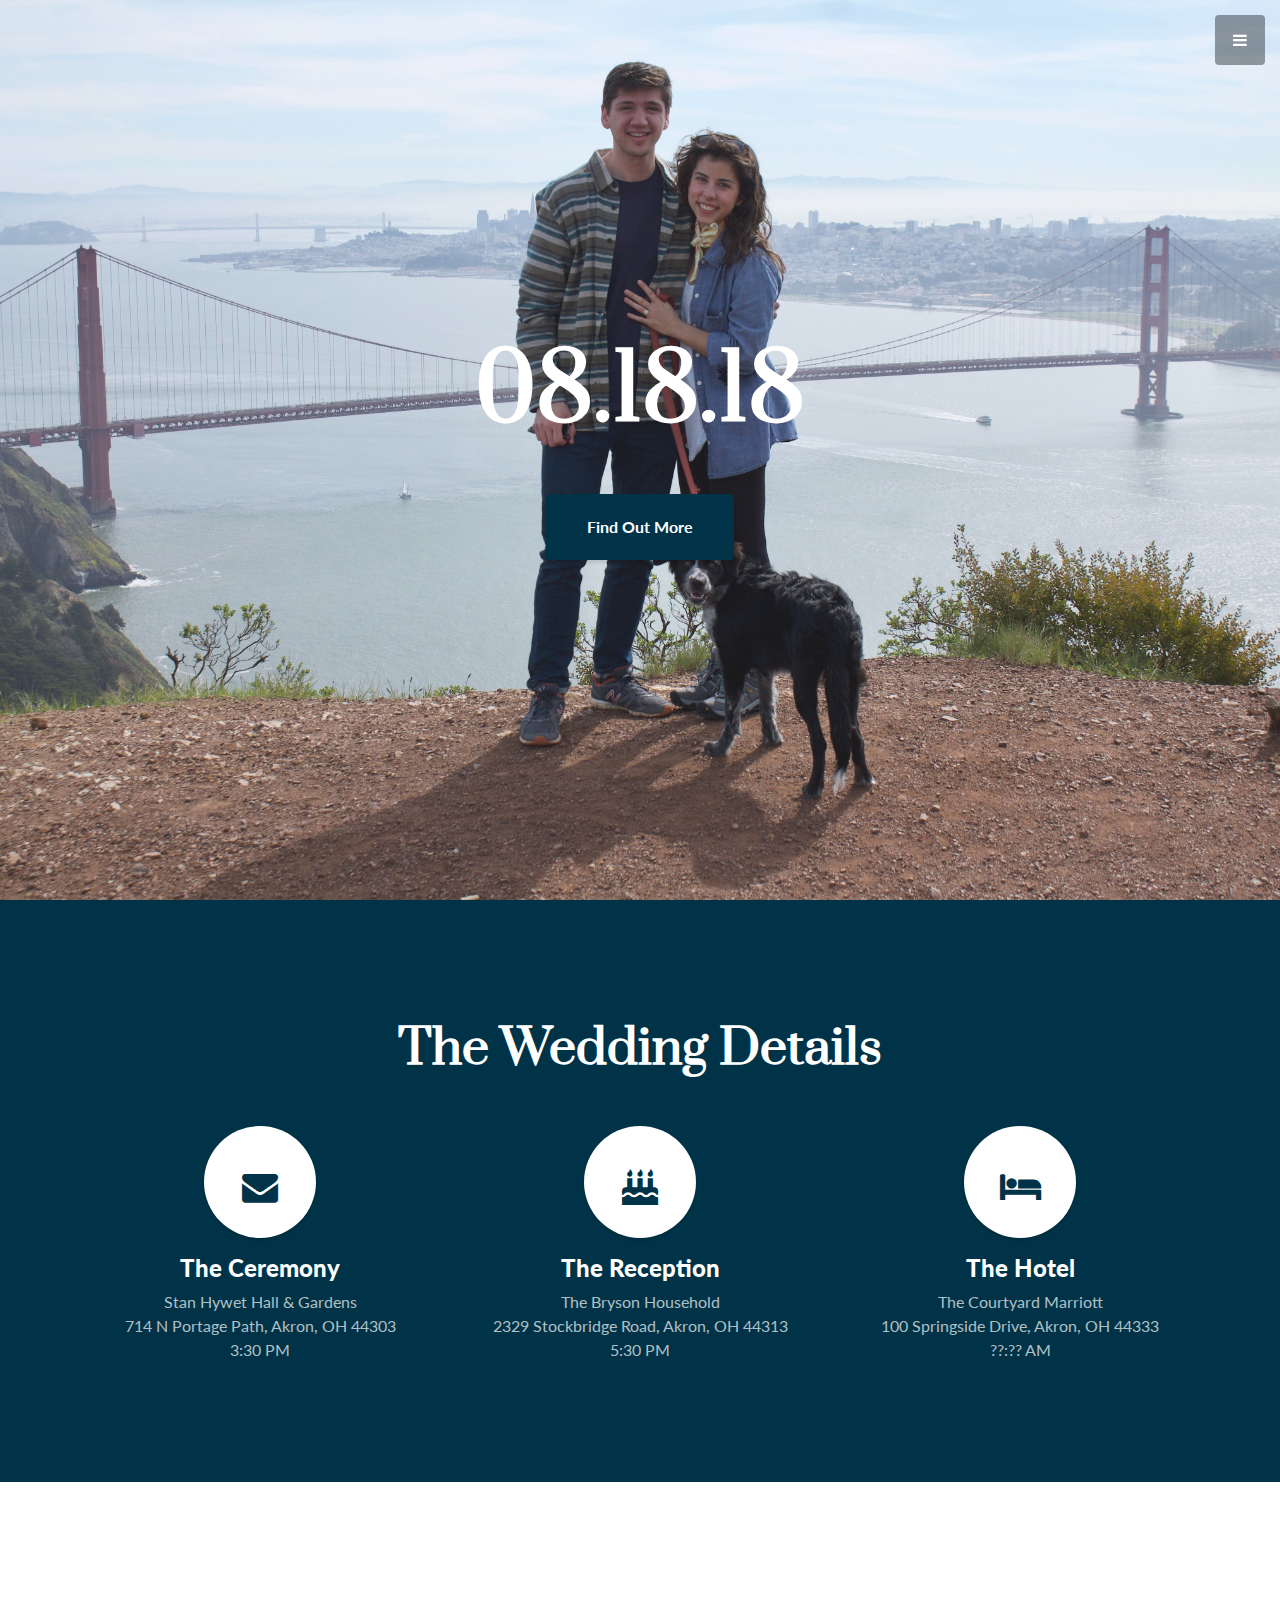
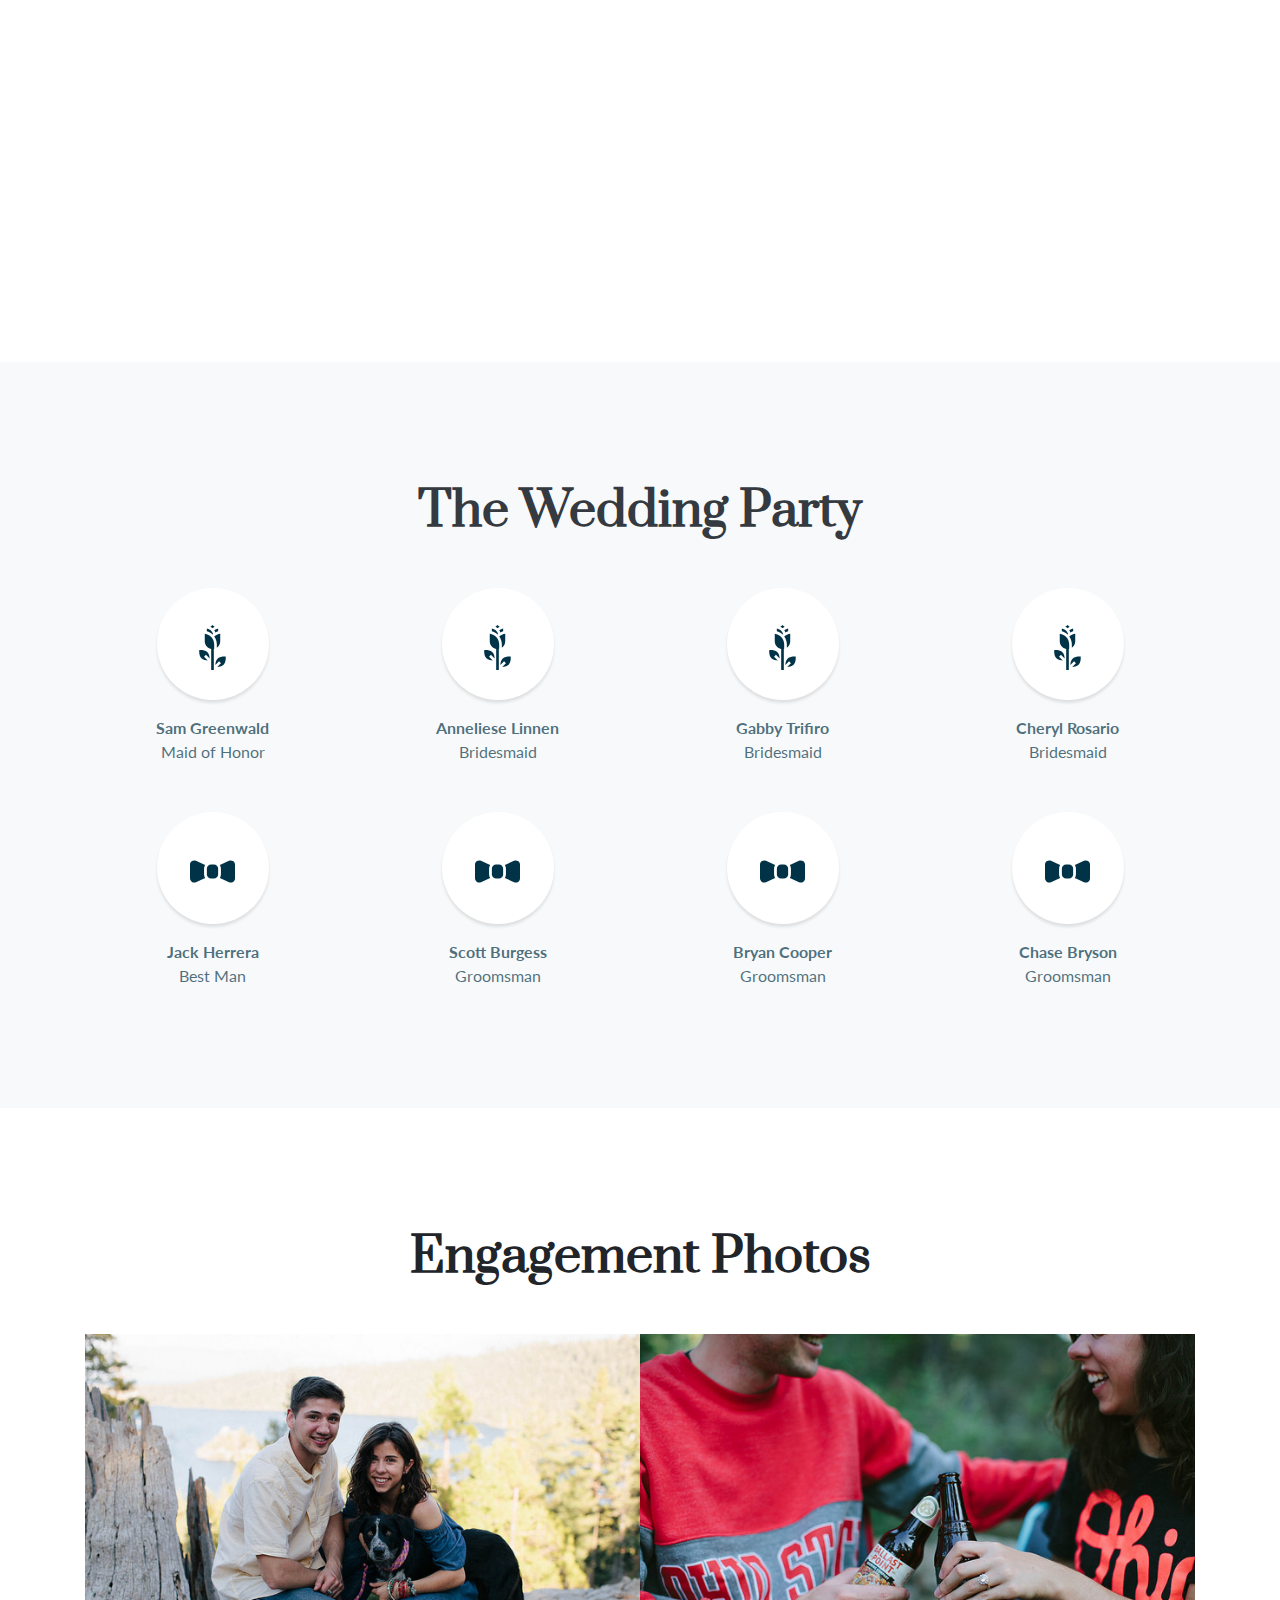
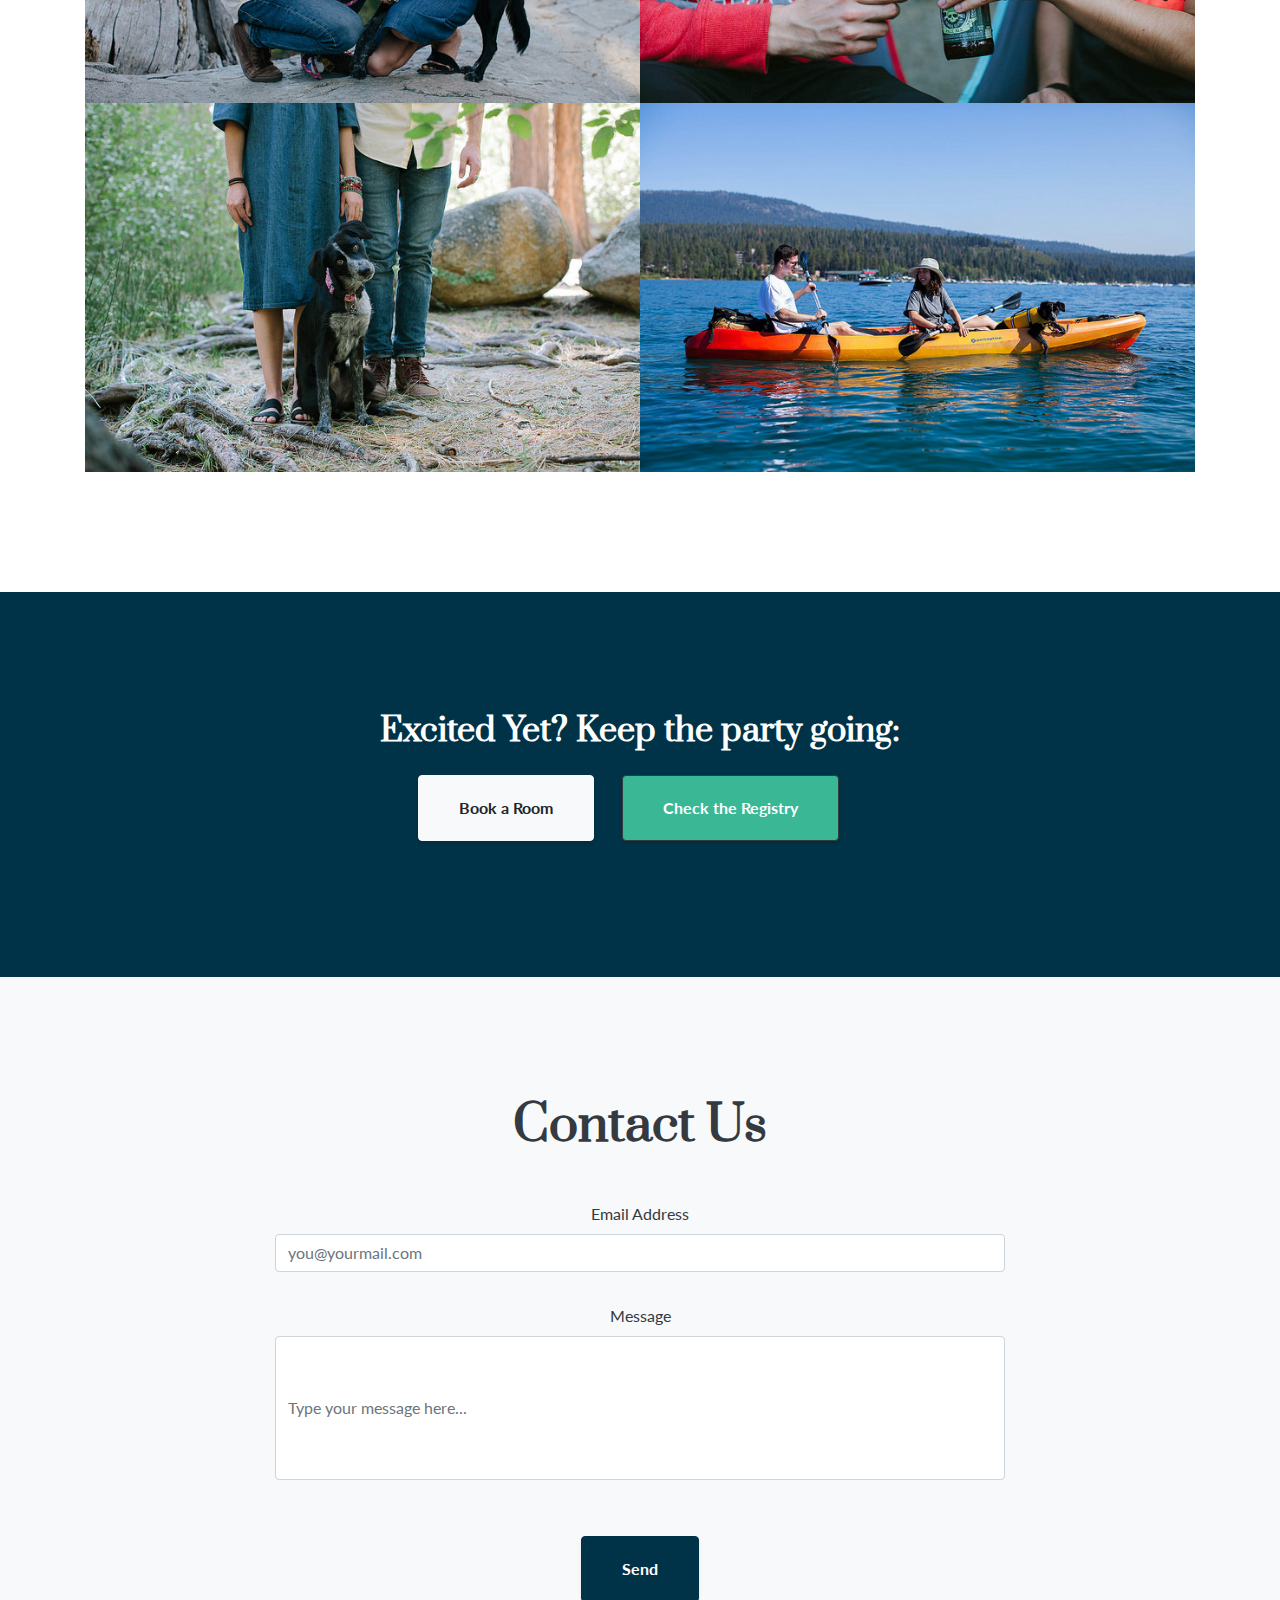
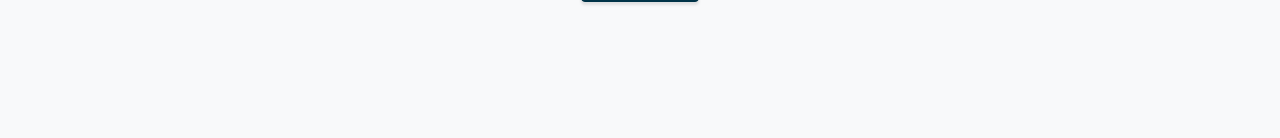
<file: index.html>
<!DOCTYPE html>
<html lang="en">

  <head>

    <meta charset="utf-8">
    <meta name="viewport" content="width=device-width, initial-scale=1, shrink-to-fit=no">
    <meta name="description" content="">
    <meta name="author" content="">

    <title>08.18.18 - Bryson Bohler Wedding</title>

    <!-- Bootstrap Core CSS -->
    <link href="vendor/bootstrap/css/bootstrap.min.css" rel="stylesheet">

    <!-- Custom Fonts -->
    <link href="vendor/font-awesome/css/font-awesome.min.css" rel="stylesheet" type="text/css">
    <link href="https://fonts.googleapis.com/css?family=Lato|Prata" rel="stylesheet">

    <link href="vendor/simple-line-icons/css/simple-line-icons.css" rel="stylesheet">

    <!-- Custom CSS -->
    <link href="css/stylish-portfolio.css" rel="stylesheet">

  </head>

  <body id="page-top">
    <!-- Navigation -->
    <a class="menu-toggle rounded" href="#">
      <i class="fa fa-bars"></i>
    </a>
    <nav id="sidebar-wrapper">
      <ul class="sidebar-nav">
        <li class="sidebar-brand">
          <a class="js-scroll-trigger" href="#page-top">Bryson-Bohler</a>
          <a class="js-scroll-trigger" href="#page-top"></br>Wedding</a>
        </li>
        <li class="sidebar-nav-item">
          <a class="js-scroll-trigger" href="#services">Wedding Details</a>
        </li>
        <li class="sidebar-nav-item">
          <a class="js-scroll-trigger" href="#about">Wedding Party</a>
        </li>
        <li class="sidebar-nav-item">
          <a class="js-scroll-trigger" href="#portfolio">Engagement Photos</a>
        </li>
        <li class="sidebar-nav-item">
          <a class="js-scroll-trigger" href="#footer">Contact</a>
        </li>
      </ul>
    </nav>



    <!-- Header -->
    <header class="masthead d-flex">
      <div class="container text-center my-auto">
        <h1 class="mb-5 heading-text" style="color: #ffffff">08.18.18</h1>
        <a class="btn btn-primary btn-xl js-scroll-trigger" href="#services">Find Out More</a>
      </div>
      <div class="overlay"></div>
    </header>

    <!-- Wedding Details -->
    <section class="content-section bg-primary text-white text-center" id="services">
      <div class="container">
        <div class="content-section-heading">
          <h2 class="mb-5 heading-text">The Wedding Details</h2>
        </div>
        <div class="row">
          <div class="col-lg-4 col-md-12 mb-5 mb-lg-0">
            <span class="service-icon rounded-circle mx-auto mb-3">
              <i class="fa fa-envelope" aria-hidden="true"></i>
            </span>
            <h4>
              <strong>The Ceremony</strong>
            </h4>
            <p class="text-faded mb-0">Stan Hywet Hall & Gardens</p>
            <p class="text-faded mb-0">714 N Portage Path, Akron, OH 44303</p>
            <p class="text-faded mb-0">3:30 PM</p>
          </div>
          <div class="col-lg-4 col-md-12 mb-5 mb-lg-0">
            <span class="service-icon rounded-circle mx-auto mb-3">
              <i class="fa fa-birthday-cake" aria-hidden="true"></i>
            </span>
            <h4>
              <strong>The Reception</strong>
            </h4>
            <p class="text-faded mb-0">The Bryson Household</p>
            <p class="text-faded mb-0">2329 Stockbridge Road, Akron, OH 44313</p>
            <p class="text-faded mb-0">5:30 PM</p>
          </div>
          <div class="col-lg-4 col-md-12 mb-5 mb-md-0">
            <span class="service-icon rounded-circle mx-auto mb-3">
              <i class="fa fa-bed" aria-hidden="true"></i>
            </span>
            <h4>
              <strong>The Hotel</strong>
            </h4>
            <p class="text-faded mb-0">The Courtyard Marriott</p>
            <p class="text-faded mb-0">100 Springside Drive, Akron, OH 44333</p>
            <p class="text-faded mb-0">??:?? AM</p>
          </div>
        </div>
      </div>
    </section>

    <!-- Map -->
    <section id="contact" class="map">
      <iframe width="100%" height="100%" frameborder="0" scrolling="no" marginheight="0" marginwidth="0" src="https://www.google.com/maps/embed/v1/place?q=place_id:ChIJsXk69JrXMIgRTobwSzvlZ9M&key=AIzaSyAxPAJnlQh9t1hEhugWcmaqW6jrREy6PEs"></iframe>
      <br/>
      <small>
        <a href="https://www.google.com/maps/embed/v1/place?q=place_id:ChIJsXk69JrXMIgRTobwSzvlZ9M&key=AIzaSyAxPAJnlQh9t1hEhugWcmaqW6jrREy6PEs"></a>
      </small>
    </section>

    <!-- Wedding Party -->
    <section class="content-section bg-light text-dark text-center" id="about">
      <div class="container">
        <div class="content-section-heading">
          <h2 class="mb-5 heading-text">The Wedding Party</h2>
        </div>
        <div class="row">
          <div class="col-lg-3 col-md-6 mb-5 mb-lg-0">
            <span class="service-icon rounded-circle mx-auto mb-3">
              <img class="img-fluid" src="img/rose.svg" style="height: 40%; width: 40%; margin-top: -0.3em; margin-right: auto; margin-left: auto;" alt="" aria-hidden="true">
            </span>
            <p class="text-faded-dark mb-0"><strong>Sam Greenwald</strong></p>
            <p class="text-faded-dark mb-5">Maid of Honor</p>
          </div>
          <div class="col-lg-3 col-md-6 mb-5 mb-lg-0">
            <span class="service-icon rounded-circle mx-auto mb-3">
              <img class="img-fluid" src="img/rose.svg" style="height: 40%; width: 40%; margin-top: -0.3em; margin-right: auto; margin-left: auto;" alt="" aria-hidden="true">
            </span>
            <p class="text-faded-dark mb-0"><strong>Anneliese Linnen</strong></p>
            <p class="text-faded-dark mb-5">Bridesmaid</p>
          </div>
          <div class="col-lg-3 col-md-6 mb-5 mb-md-0">
            <span class="service-icon rounded-circle mx-auto mb-3">
              <img class="img-fluid" src="img/rose.svg" style="height: 40%; width: 40%; margin-top: -0.3em; margin-right: auto; margin-left: auto;" alt="" aria-hidden="true">
            </span>
            <p class="text-faded-dark mb-0"><strong>Gabby Trifiro</strong></p>
            <p class="text-faded-dark mb-5">Bridesmaid</p>
          </div>
          <div class="col-lg-3 col-md-6 mb-5 mb-md-0">
            <span class="service-icon rounded-circle mx-auto mb-3">
              <img class="img-fluid" src="img/rose.svg" style="height: 40%; width: 40%; margin-top: -0.3em; margin-right: auto; margin-left: auto;" alt="" aria-hidden="true">
            </span>
            <p class="text-faded-dark mb-0"><strong>Cheryl Rosario</strong></p>
            <p class="text-faded-dark mb-5">Bridesmaid</p>
          </div>
        </div>
        <div class="row">
          <div class="col-lg-3 col-md-6 mb-5 mb-lg-0">
            <span class="service-icon rounded-circle mx-auto mb-3">
              <img class="img-fluid" src="img/bow-tie.svg" style="height: 40%; width: 40%; margin-top: -0.3em; margin-right: auto; margin-left: auto;" alt="" aria-hidden="true">
            </span>
            <p class="text-faded-dark mb-0"><strong>Jack Herrera</strong></p>
            <p class="text-faded-dark mb-0">Best Man</p>
          </div>
          <div class="col-lg-3 col-md-6 mb-5 mb-lg-0">
            <span class="service-icon rounded-circle mx-auto mb-3">
              <img class="img-fluid" src="img/bow-tie.svg" style="height: 40%; width: 40%; margin-top: -0.3em; margin-right: auto; margin-left: auto;" alt="" aria-hidden="true">
            </span>
            <p class="text-faded-dark mb-0"><strong>Scott Burgess</strong></p>
            <p class="text-faded-dark mb-0">Groomsman</p>
          </div>
          <div class="col-lg-3 col-md-6 mb-5 mb-md-0">
            <span class="service-icon rounded-circle mx-auto mb-3">
              <img class="img-fluid" src="img/bow-tie.svg" style="height: 40%; width: 40%; margin-top: -0.3em; margin-right: auto; margin-left: auto;" alt="" aria-hidden="true">
            </span>
            <p class="text-faded-dark mb-0"><strong>Bryan Cooper</strong></p>
            <p class="text-faded-dark mb-0">Groomsman</p>
          </div>
          <div class="col-lg-3 col-md-6 mb-5 mb-md-0">
            <span class="service-icon rounded-circle mx-auto mb-3">
              <img class="img-fluid" src="img/bow-tie.svg" style="height: 40%; width: 40%; margin-top: -0.3em; margin-right: auto; margin-left: auto;" alt="" aria-hidden="true">
            </span>
            <p class="text-faded-dark mb-0"><strong>Chase Bryson</strong></p>
            <p class="text-faded-dark mb-0">Groomsman</p>
          </div>
        </div>
      </div>
    </section>

    <!-- Engagement Photos -->
    <section class="content-section" id="portfolio">
      <div class="container">
        <div class="content-section-heading text-center">
          <h2 class="mb-5 heading-text">Engagement Photos</h2>
        </div>
        <div class="row no-gutters">
          <div class="col-lg-6">
            <a class="portfolio-item" href="#">
              <img class="img-fluid" src="img/eng1_md.jpg" alt="">
            </a>
          </div>
          <div class="col-lg-6">
            <a class="portfolio-item" href="#">
              <img class="img-fluid" src="img/eng2_md.jpg" alt="">
            </a>
          </div>
          <div class="col-lg-6">
            <a class="portfolio-item" href="#">
              <img class="img-fluid" src="img/eng3_md.jpg" alt="">
            </a>
          </div>
          <div class="col-lg-6">
            <a class="portfolio-item" href="#">
              <img class="img-fluid" src="img/eng4_md.jpg" alt="">
            </a>
          </div>
        </div>
      </div>
    </section>

    <!-- Call to Action -->
    <section class="content-section bg-primary text-white">
      <div class="container text-center">
        <h2 class="mb-4 heading-text">Excited Yet? Keep the party going:</h2>
        <a href="http://www.marriott.com/meeting-event-hotels/group-corporate-travel/groupCorp.mi?resLinkData=Bryson%20Bohler%20Wedding%5ECAKMT%60BBWBBWA%7CBBWBBWB%60129.00%60USD%60false%604%608/17/18%608/19/18%607/27/18&app=resvlink&stop_mobi=yes" class="btn btn-xl btn-light mr-4 mb-3" target="_blank">Book a Room</a>
        <a href="https://www.zola.com/registry/alysseandegon" class="btn btn-xl btn-dark mr-4 mb-3" target="_blank">Check the Registry</a>
      </div>
    </section>

    <!-- Footer -->
    <section class="content-section bg-light text-dark text-center" id="footer">
      <div class="container">
        <div class="content-section-heading">
          <h2 class="mb-5 heading-text">Contact Us</h2>
        </div>
        <div class="row">
            <div class="col-lg-2 col-md-2"></div>
                <div class="col-lg-8 col-md-8">
                    <form action="https://formspree.io/aliegonwedding@googlegroups.com" method="POST">
                        <div class="row control-group">
                            <div class="form-group col-lg-12 col-md-12 col-xs-12 floating-label-form-group controls">
                                <label>Email Address</label>
                                <input type="email" class="form-control" placeholder="you@yourmail.com" id="email" name="_replyto" required data-validation-required-message="Please enter your email address.">
                                <p class="help-block text-danger"></p>
                            </div>
                        </div>
                        <div class="row control-group">
                            <div class="form-group col-lg-12 col-md-12 col-xs-12 floating-label-form-group controls">
                                <label>Message</label>
                                <input type="text" class="form-control" placeholder="Type your message here..." id="name" name="name" required data-validation-required-message="Please enter a message." style="min-height: 9em;">
                                <p class="help-block text-danger"></p>
                            </div>
                        </div>
                        <input type="hidden" name="_next" value="/"/>
                        <br>
                        <div class="row">
                            <div class="form-group col-lg-12 col-md-12 col-xs-12">
                                <button type="submit" class="btn btn-primary btn-xl" value="Send">Send</button>
                            </div>
                        </div>
                </form>
                </div>
                <div class="col-lg-2 col-md-2"></div>
        </div>
      </div>
    </section>

    <!-- Scroll to Top Button-->
    <a class="scroll-to-top rounded js-scroll-trigger" href="#page-top">
      <i class="fa fa-angle-up"></i>
    </a>

    <!-- Bootstrap core JavaScript -->
    <script src="vendor/jquery/jquery.min.js"></script>
    <script src="vendor/bootstrap/js/bootstrap.bundle.min.js"></script>

    <!-- Plugin JavaScript -->
    <script src="vendor/jquery-easing/jquery.easing.min.js"></script>

    <!-- Custom scripts for this template -->
    <script src="js/stylish-portfolio.min.js"></script>

  </body>

</html>
</file>
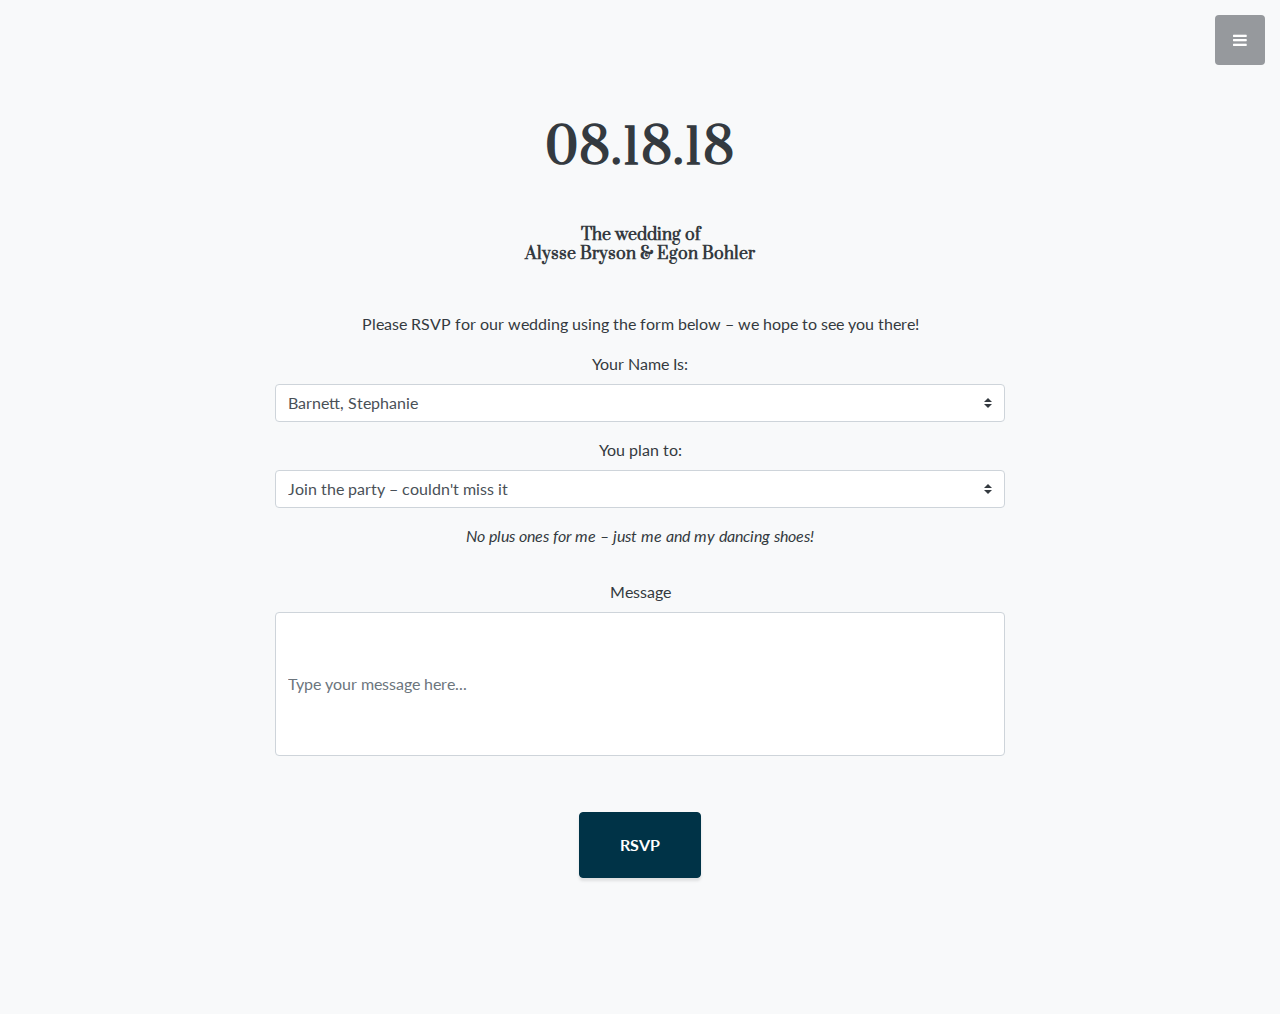
<file: rsvp.html>
<!DOCTYPE html>
<html lang="en">

  <head>

    <meta charset="utf-8">
    <meta name="viewport" content="width=device-width, initial-scale=1, shrink-to-fit=no">
    <meta name="description" content="">
    <meta name="author" content="">

    <title>08.18.18 - Bryson Bohler Wedding</title>

    <!-- Bootstrap Core CSS -->
    <link href="vendor/bootstrap/css/bootstrap.min.css" rel="stylesheet">

    <!-- Custom Fonts -->
    <link href="vendor/font-awesome/css/font-awesome.min.css" rel="stylesheet" type="text/css">
    <link href="https://fonts.googleapis.com/css?family=Lato|Prata" rel="stylesheet">

    <link href="vendor/simple-line-icons/css/simple-line-icons.css" rel="stylesheet">

    <!-- Custom CSS -->
    <link href="css/stylish-portfolio.css" rel="stylesheet">

  </head>

  <body id="page-top">
    <!-- Navigation -->
    <a class="menu-toggle rounded" href="#">
      <i class="fa fa-bars"></i>
    </a>
    <nav id="sidebar-wrapper">
      <ul class="sidebar-nav">
        <li class="sidebar-brand">
          <a class="js-scroll-trigger" href="/">Bryson-Bohler</a>
          <a class="js-scroll-trigger" href="/"></br>Wedding</a>
        </li>
        <li class="sidebar-nav-item">
          <a class="js-scroll-trigger" href="/#services">Wedding Details</a>
        </li>
        <li class="sidebar-nav-item">
          <a class="js-scroll-trigger" href="/#about">Wedding Party</a>
        </li>
        <li class="sidebar-nav-item">
          <a class="js-scroll-trigger" href="/#portfolio">Engagement Photos</a>
        </li>
        <li class="sidebar-nav-item">
          <a class="js-scroll-trigger" href="/#footer">Contact</a>
        </li>
      </ul>
    </nav>

    <!-- Footer -->
    <section class="content-section bg-light text-dark text-center" id="footer" style = "background-color: #f8f9fa;">
      <div class="container">
        <div class="content-section-heading">
          <h2 class="mb-5 heading-text" style="letter-spacing: 0.02em">08.18.18</h2>
          <h6 class="mb-5 heading-text">The wedding of </br>Alysse Bryson & Egon Bohler</h6>
          <p> Please RSVP for our wedding using the form below – we hope to see you there!</p>
        </div>
        <div class="row">
            <div class="col-lg-2 col-md-2"></div>
                <div class="col-lg-8 col-md-8">
                    <form action="https://formspree.io/aliegonwedding@googlegroups.com" method="POST">
                        <div class="row control-group">
                            <div class="form-group col-lg-12 col-md-12 col-xs-12 floating-label-form-group controls">
                                <div id = "nameSelector">
                                	<script>
                                		//Show/Hide Inputs Dynamically based on guest
                                		function hideSelectors() {
                                		  var selected = $('#guestName option:selected').text();
                                		  var hasGuests = ['Barnett, Dick & Canice','Begusch, John','Bell, Don & Diane','Bohler, Craig & Kathleen','Bryson, Chase & Jamie','Bryson, Doug & Kaye','Cordle, Laura','Cox, Addie','Crowley, Nick','Dagilis, Amy','Davis, Megan','Diegelmann, Julie & Stephen','Dolan, Griffin','Fesmire, Lisa','Forrester, Lynne & Rick','Foster, Pam & Ed','Greenwald, Sam & David Goldstein','Gruneisen, Jim & Sue','Hopkins, Greg','Krol, Marty','Lauer, Robin & Curt','Leep , Katie & Adam','Lehman, Dave & Julie','Linnen, Anneliese & Tyler Stiles','Stoeva, Maggie & Geoff Maines','Meadows, Heather & Zack','Metzler, Ron & Judy','Mills, Rick & Terri','Modzelewski, Meg and Jeff Meek','Nelson, Rob & Megan Svoboda','Niese, Laura','Nilsen, Shayla & Jeff','Gibbons, Debbie','Parente, Nicole','Kotapish, Taylor & Matt','Phillips, Maryanne & Mark','Pickett, Elliot & Caleigh','Pickett, Ricky & Sarah','Pickett, Tom & Penny','Powers, Brad & Jeanette','Powers, Jimmy & Sandy','Qualls Mitchell, Dr. Paula','Radigan, Heidi & Ray','Reffner, Erin & Jarod','Reilly, Lori','Robbins, Raven','Salyer, Lori & Randy','Samad, Abrar','Segulin, Fran & Wayne','Stanley, Jeanette & Ron','Stanley, Kirk','Taggert, Angel & Joe','Thornburg, Matt & Maria Fortunato','Timan, Kathy & Allen','Trifiro, Ida & Umberto','Trifiro, Luci & Mike','Weiss, Gillian & Adam','Xu, Ginger','Zupke, Bobby'];
                                		  // console.log(hasGuests.includes(selected))
                                		  if (hasGuests.includes(selected)) {
                                		  	document.getElementById("guestSelectors").style.display = "block";
                                		  	document.getElementById("plusOneMessage").style.display = "none";
                                		  } else {
                                		  	document.getElementById("guestSelectors").style.display = "none";
                                		  	document.getElementById("plusOneMessage").style.display = "block";
                                		  }
                                		}
                                	</script>
                                	<label>Your Name Is:</label>
	                                <!-- <input type="email" class="form-control" placeholder="you@yourmail.com" id="email" name="_replyto" required data-validation-required-message="Please select your name from the list."> -->
	                                <select id = "guestName" onChange ="hideSelectors()" class = "custom-select" required>
	                                	<option value = 'Barnett, Stephanie'>Barnett, Stephanie</option>
	                                	<option value = 'Barnett, Dick & Canice'>Barnett, Dick & Canice</option>
	                                	<option value = 'Begusch, John'>Begusch, John</option>
	                                	<option value = 'Bell, Don & Diane'>Bell, Don & Diane</option>
	                                	<option value = 'Bohler, Craig & Kathleen'>Bohler, Craig & Kathleen</option>
	                                	<option value = 'Bohler, Marian'>Bohler, Marian</option>
	                                	<option value = 'Bohler, Randy'>Bohler, Randy</option>
	                                	<option value = 'Botshon, Stephanie'>Botshon, Stephanie</option>
	                                	<option value = 'Braun, Sarah'>Braun, Sarah</option>
	                                	<option value = 'Bryson, Chase & Jamie'>Bryson, Chase & Jamie</option>
	                                	<option value = 'Bryson, Doug & Kaye'>Bryson, Doug & Kaye</option>
	                                	<option value = 'Buckley, Adrienne'>Buckley, Adrienne</option>
	                                	<option value = 'Burgess, Scott'>Burgess, Scott</option>
	                                	<option value = 'Cooper, Bryan'>Cooper, Bryan</option>
	                                	<option value = 'Cordle, Laura'>Cordle, Laura</option>
	                                	<option value = 'Cox, Addie'>Cox, Addie</option>
	                                	<option value = 'Crawford, Joey'>Crawford, Joey</option>
	                                	<option value = 'Crowley, Nick'>Crowley, Nick</option>
	                                	<option value = 'Cunnington, Tyler'>Cunnington, Tyler</option>
	                                	<option value = 'Dagilis, Amy'>Dagilis, Amy</option>
	                                	<option value = 'Davis, Megan'>Davis, Megan</option>
	                                	<option value = 'Diegelmann, Julie & Stephen'>Diegelmann, Julie & Stephen</option>
	                                	<option value = 'Dolan, Griffin'>Dolan, Griffin</option>
	                                	<option value = 'Doll, Joe'>Doll, Joe</option>
	                                	<option value = 'Espinosa, Nicky'>Espinosa, Nicky</option>
	                                	<option value = 'Farmer, Steven'>Farmer, Steven</option>
	                                	<option value = 'Fesmire, Lisa'>Fesmire, Lisa</option>
	                                	<option value = 'Forrester, Lynne & Rick'>Forrester, Lynne & Rick</option>
	                                	<option value = 'Foster, Pam & Ed'>Foster, Pam & Ed</option>
	                                	<option value = 'Glover, Peter'>Glover, Peter</option>
	                                	<option value = 'Greenwald, Sam & David Goldstein'>Greenwald, Sam & David Goldstein</option>
	                                	<option value = 'Gruneisen, Jim & Sue'>Gruneisen, Jim & Sue</option>
	                                	<option value = 'Herrera, Jack'>Herrera, Jack</option>
	                                	<option value = 'Hopkins, Greg'>Hopkins, Greg</option>
	                                	<option value = 'Hrobat, Joseph'>Hrobat, Joseph</option>
	                                	<option value = 'Krol, Marty'>Krol, Marty</option>
	                                	<option value = 'Larkin-Gero, Peter'>Larkin-Gero, Peter</option>
	                                	<option value = 'Lauer, Robin & Curt'>Lauer, Robin & Curt</option>
	                                	<option value = 'Leep , Katie & Adam'>Leep , Katie & Adam</option>
	                                	<option value = 'Lehman, Catie'>Lehman, Catie</option>
	                                	<option value = 'Lehman, Dave & Julie'>Lehman, Dave & Julie</option>
	                                	<option value = 'Lehman, Tommy'>Lehman, Tommy</option>
	                                	<option value = 'Linnen, Anneliese & Tyler Stiles'>Linnen, Anneliese & Tyler Stiles</option>
	                                	<option value = 'Stoeva, Maggie & Geoff Maines'>Stoeva, Maggie & Geoff Maines</option>
	                                	<option value = 'Meadows, Heather & Zack'>Meadows, Heather & Zack</option>
	                                	<option value = 'Metzler, Ron & Judy'>Metzler, Ron & Judy</option>
	                                	<option value = 'Mills, Rick & Terri'>Mills, Rick & Terri</option>
	                                	<option value = 'Modzelewski, Meg and Jeff Meek'>Modzelewski, Meg and Jeff Meek</option>
	                                	<option value = 'Nelson, Rob & Megan Svoboda'>Nelson, Rob & Megan Svoboda</option>
	                                	<option value = 'Niese, Laura'>Niese, Laura</option>
	                                	<option value = 'Nilsen, Shayla & Jeff'>Nilsen, Shayla & Jeff</option>
	                                	<option value = 'Gibbons, Debbie'>Gibbons, Debbie</option>
                                    <option value = 'Palazzo, Mary'>Palazzo, Mary</option>
	                                	<option value = 'Parente, Nicole'>Parente, Nicole</option>
	                                	<option value = 'Parsons, Jim'>Parsons, Jim</option>
	                                	<option value = 'Kotapish, Taylor & Matt'>Kotapish, Taylor & Matt</option>
	                                	<option value = 'Phillips, Maryanne & Mark'>Phillips, Maryanne & Mark</option>
	                                	<option value = 'Pickett, Elliot & Caleigh'>Pickett, Elliot & Caleigh</option>
	                                	<option value = 'Pickett, Ricky & Sarah'>Pickett, Ricky & Sarah</option>
	                                	<option value = 'Pickett, Tom & Penny'>Pickett, Tom & Penny</option>
	                                	<option value = 'Pickett, Tyler'>Pickett, Tyler</option>
	                                	<option value = 'Powers, Brad & Jeanette'>Powers, Brad & Jeanette</option>
	                                	<option value = 'Powers, Jimmy & Sandy'>Powers, Jimmy & Sandy</option>
	                                	<option value = 'Poyar, Andrew'>Poyar, Andrew</option>
	                                	<option value = 'Qualls Mitchell, Dr. Paula'>Qualls Mitchell, Dr. Paula</option>
	                                	<option value = 'Radigan, Heidi & Ray'>Radigan, Heidi & Ray</option>
	                                	<option value = 'Ranft, Tyler'>Ranft, Tyler</option>
	                                	<option value = 'Reckner, Bethany & Cory'>Reckner, Bethany & Cory</option>
	                                	<option value = 'Reed, Alex'>Reed, Alex</option>
	                                	<option value = 'Reffner, Erin & Jarod'>Reffner, Erin & Jarod</option>
	                                	<option value = 'Reilly, Lori'>Reilly, Lori</option>
	                                	<option value = 'Robbins, Raven'>Robbins, Raven</option>
	                                	<option value = 'Rosario, Cheryl'>Rosario, Cheryl</option>
	                                	<option value = 'Salyer, Lori & Randy'>Salyer, Lori & Randy</option>
	                                	<option value = 'Salyer, Stacey'>Salyer, Stacey</option>
	                                	<option value = 'Samad, Abrar'>Samad, Abrar</option>
	                                	<option value = 'Schneider, Dave'>Schneider, Dave</option>
	                                	<option value = 'Segulin, Fran & Wayne'>Segulin, Fran & Wayne</option>
	                                	<option value = 'Stanley, Jeanette & Ron'>Stanley, Jeanette & Ron</option>
	                                	<option value = 'Stanley, Kirk'>Stanley, Kirk</option>
	                                	<option value = 'Stevning, Jack'>Stevning, Jack</option>
	                                	<option value = 'Taggert, Angel & Joe'>Taggert, Angel & Joe</option>
	                                	<option value = 'Thornburg, Matt & Maria Fortunato'>Thornburg, Matt & Maria Fortunato</option>
	                                	<option value = 'Timan, Kathy & Allen'>Timan, Kathy & Allen</option>
	                                	<option value = 'Trifiro, Gabby'>Trifiro, Gabby</option>
	                                	<option value = 'Trifiro, Ida & Umberto'>Trifiro, Ida & Umberto</option>
	                                	<option value = 'Trifiro, Luci & Mike'>Trifiro, Luci & Mike</option>
	                                	<option value = 'Trifiro, Victor'>Trifiro, Victor</option>
	                                	<option value = 'Weiss, Gillian & Adam'>Weiss, Gillian & Adam</option>
	                                	<option value = 'Wildasinn, David'>Wildasinn, David</option>
	                                	<option value = 'Xu, Ginger'>Xu, Ginger</option>
	                                	<option value = 'Zupke, Bobby'>Zupke, Bobby</option>
	                                </select>
	                                <p class="help-block text-danger"></p>
                                </div>
                                <div>
                                	<label>You plan to:</label>
                                		<select id = "rsvp" class = "custom-select">
                                			<option value = "Yes">Join the party – couldn't miss it</option>
                                			<option value = "No">Toast from afar – sorry to miss it</option>
                                		</select>
                                		<p class="help-block text-danger"></p>
                                </div>
                                <div id = "plusOneMessage" style = "display: block;">
                                	<p><em> No plus ones for me – just me and my dancing shoes!</em></p>
                                </div>
                                <div id ="guestSelectors" style ="display: none;">
                                	<div>
                                		<label>You'll be a party of:</label>
                                		<select id ="plusOne" class = "custom-select">
                                			<option value = '1'>1</option>
                                			<option value = '2'>2</option>
                                		</select>
                                		<p class="help-block text-danger"></p>
                                	</div>
                                	<div>
                                		<label>And you'll have this many kids in tow:</label>
                                		<select id = "kidsCount" class = "custom-select">
                                			<option value = '0'>0</option>
                                			<option value = '1'>1</option>
                                			<option value = '2'>2</option>
                                			<option value = '3'>3</option>
                                			<option value = '4'>4</option>
                                		</select>
                                		<p class="help-block text-danger"></p>
                                	</div>
                                </div>
                            </div>
                        </div>
                        <div class="row control-group">
                            <div class="form-group col-lg-12 col-md-12 col-xs-12 floating-label-form-group controls">
                                <label>Message</label>
                                <input type="text" class="form-control" placeholder="Type your message here..." id="name" data-validation-required-message="Please enter a message." style="min-height: 9em;">
                                <p class="help-block text-danger"></p>
                            </div>
                        </div>
                        <input type="hidden" name="_next" value="/"/>
                        <input type = "hidden" id = "sendThis" name = "name" value = "">
                        <br>
                        <div class="row">
                            <div class="form-group col-lg-12 col-md-12 col-xs-12">
                            	<script>
                            		function concatFields() {
                            			var concatString = "Guest Name: " + $('#guestName option:selected').text()
                            							   + " | RSVP: " + $('#rsvp option:selected').text()
                            							   + " | Plus one: " + $('#plusOne option:selected').text()
                            							   + " | Kids: " + $('#kidsCount option:selected').text()
                            							   + " | Message: " + $('#name').val();
                            				document.getElementById("sendThis").value = concatString;
                            				console.log(document.getElementById("sendThis").value);

                            		}
                            	</script>
                                <button type="submit" class="btn btn-primary btn-xl" value="Send" onClick = "concatFields()">RSVP</button>
                            </div>
                        </div>
                </form>
                </div>
                <div class="col-lg-2 col-md-2"></div>
        </div>
      </div>
    </section>

    <!-- Bootstrap core JavaScript -->
    <script src="vendor/jquery/jquery.min.js"></script>
    <script src="vendor/bootstrap/js/bootstrap.bundle.min.js"></script>

    <!-- Plugin JavaScript -->
    <script src="vendor/jquery-easing/jquery.easing.min.js"></script>

    <!-- Custom scripts for this template -->
    <script src="js/stylish-portfolio.min.js"></script>

  </body>

</html>
</file>
<file: vendor/simple-line-icons/css/simple-line-icons.css>
@font-face {
  font-family: 'simple-line-icons';
  src: url('../fonts/Simple-Line-Icons.eot?v=2.4.0');
  src: url('../fonts/Simple-Line-Icons.eot?v=2.4.0#iefix') format('embedded-opentype'), url('../fonts/Simple-Line-Icons.woff2?v=2.4.0') format('woff2'), url('../fonts/Simple-Line-Icons.ttf?v=2.4.0') format('truetype'), url('../fonts/Simple-Line-Icons.woff?v=2.4.0') format('woff'), url('../fonts/Simple-Line-Icons.svg?v=2.4.0#simple-line-icons') format('svg');
  font-weight: normal;
  font-style: normal;
}
/*
 Use the following CSS code if you want to have a class per icon.
 Instead of a list of all class selectors, you can use the generic [class*="icon-"] selector, but it's slower:
*/
.icon-user,
.icon-people,
.icon-user-female,
.icon-user-follow,
.icon-user-following,
.icon-user-unfollow,
.icon-login,
.icon-logout,
.icon-emotsmile,
.icon-phone,
.icon-call-end,
.icon-call-in,
.icon-call-out,
.icon-map,
.icon-location-pin,
.icon-direction,
.icon-directions,
.icon-compass,
.icon-layers,
.icon-menu,
.icon-list,
.icon-options-vertical,
.icon-options,
.icon-arrow-down,
.icon-arrow-left,
.icon-arrow-right,
.icon-arrow-up,
.icon-arrow-up-circle,
.icon-arrow-left-circle,
.icon-arrow-right-circle,
.icon-arrow-down-circle,
.icon-check,
.icon-clock,
.icon-plus,
.icon-minus,
.icon-close,
.icon-event,
.icon-exclamation,
.icon-organization,
.icon-trophy,
.icon-screen-smartphone,
.icon-screen-desktop,
.icon-plane,
.icon-notebook,
.icon-mustache,
.icon-mouse,
.icon-magnet,
.icon-energy,
.icon-disc,
.icon-cursor,
.icon-cursor-move,
.icon-crop,
.icon-chemistry,
.icon-speedometer,
.icon-shield,
.icon-screen-tablet,
.icon-magic-wand,
.icon-hourglass,
.icon-graduation,
.icon-ghost,
.icon-game-controller,
.icon-fire,
.icon-eyeglass,
.icon-envelope-open,
.icon-envelope-letter,
.icon-bell,
.icon-badge,
.icon-anchor,
.icon-wallet,
.icon-vector,
.icon-speech,
.icon-puzzle,
.icon-printer,
.icon-present,
.icon-playlist,
.icon-pin,
.icon-picture,
.icon-handbag,
.icon-globe-alt,
.icon-globe,
.icon-folder-alt,
.icon-folder,
.icon-film,
.icon-feed,
.icon-drop,
.icon-drawer,
.icon-docs,
.icon-doc,
.icon-diamond,
.icon-cup,
.icon-calculator,
.icon-bubbles,
.icon-briefcase,
.icon-book-open,
.icon-basket-loaded,
.icon-basket,
.icon-bag,
.icon-action-undo,
.icon-action-redo,
.icon-wrench,
.icon-umbrella,
.icon-trash,
.icon-tag,
.icon-support,
.icon-frame,
.icon-size-fullscreen,
.icon-size-actual,
.icon-shuffle,
.icon-share-alt,
.icon-share,
.icon-rocket,
.icon-question,
.icon-pie-chart,
.icon-pencil,
.icon-note,
.icon-loop,
.icon-home,
.icon-grid,
.icon-graph,
.icon-microphone,
.icon-music-tone-alt,
.icon-music-tone,
.icon-earphones-alt,
.icon-earphones,
.icon-equalizer,
.icon-like,
.icon-dislike,
.icon-control-start,
.icon-control-rewind,
.icon-control-play,
.icon-control-pause,
.icon-control-forward,
.icon-control-end,
.icon-volume-1,
.icon-volume-2,
.icon-volume-off,
.icon-calendar,
.icon-bulb,
.icon-chart,
.icon-ban,
.icon-bubble,
.icon-camrecorder,
.icon-camera,
.icon-cloud-download,
.icon-cloud-upload,
.icon-envelope,
.icon-eye,
.icon-flag,
.icon-heart,
.icon-info,
.icon-key,
.icon-link,
.icon-lock,
.icon-lock-open,
.icon-magnifier,
.icon-magnifier-add,
.icon-magnifier-remove,
.icon-paper-clip,
.icon-paper-plane,
.icon-power,
.icon-refresh,
.icon-reload,
.icon-settings,
.icon-star,
.icon-symbol-female,
.icon-symbol-male,
.icon-target,
.icon-credit-card,
.icon-paypal,
.icon-social-tumblr,
.icon-social-twitter,
.icon-social-facebook,
.icon-social-instagram,
.icon-social-linkedin,
.icon-social-pinterest,
.icon-social-github,
.icon-social-google,
.icon-social-reddit,
.icon-social-skype,
.icon-social-dribbble,
.icon-social-behance,
.icon-social-foursqare,
.icon-social-soundcloud,
.icon-social-spotify,
.icon-social-stumbleupon,
.icon-social-youtube,
.icon-social-dropbox,
.icon-social-vkontakte,
.icon-social-steam {
  font-family: 'simple-line-icons';
  speak: none;
  font-style: normal;
  font-weight: normal;
  font-variant: normal;
  text-transform: none;
  line-height: 1;
  /* Better Font Rendering =========== */
  -webkit-font-smoothing: antialiased;
  -moz-osx-font-smoothing: grayscale;
}
.icon-user:before {
  content: "\e005";
}
.icon-people:before {
  content: "\e001";
}
.icon-user-female:before {
  content: "\e000";
}
.icon-user-follow:before {
  content: "\e002";
}
.icon-user-following:before {
  content: "\e003";
}
.icon-user-unfollow:before {
  content: "\e004";
}
.icon-login:before {
  content: "\e066";
}
.icon-logout:before {
  content: "\e065";
}
.icon-emotsmile:before {
  content: "\e021";
}
.icon-phone:before {
  content: "\e600";
}
.icon-call-end:before {
  content: "\e048";
}
.icon-call-in:before {
  content: "\e047";
}
.icon-call-out:before {
  content: "\e046";
}
.icon-map:before {
  content: "\e033";
}
.icon-location-pin:before {
  content: "\e096";
}
.icon-direction:before {
  content: "\e042";
}
.icon-directions:before {
  content: "\e041";
}
.icon-compass:before {
  content: "\e045";
}
.icon-layers:before {
  content: "\e034";
}
.icon-menu:before {
  content: "\e601";
}
.icon-list:before {
  content: "\e067";
}
.icon-options-vertical:before {
  content: "\e602";
}
.icon-options:before {
  content: "\e603";
}
.icon-arrow-down:before {
  content: "\e604";
}
.icon-arrow-left:before {
  content: "\e605";
}
.icon-arrow-right:before {
  content: "\e606";
}
.icon-arrow-up:before {
  content: "\e607";
}
.icon-arrow-up-circle:before {
  content: "\e078";
}
.icon-arrow-left-circle:before {
  content: "\e07a";
}
.icon-arrow-right-circle:before {
  content: "\e079";
}
.icon-arrow-down-circle:before {
  content: "\e07b";
}
.icon-check:before {
  content: "\e080";
}
.icon-clock:before {
  content: "\e081";
}
.icon-plus:before {
  content: "\e095";
}
.icon-minus:before {
  content: "\e615";
}
.icon-close:before {
  content: "\e082";
}
.icon-event:before {
  content: "\e619";
}
.icon-exclamation:before {
  content: "\e617";
}
.icon-organization:before {
  content: "\e616";
}
.icon-trophy:before {
  content: "\e006";
}
.icon-screen-smartphone:before {
  content: "\e010";
}
.icon-screen-desktop:before {
  content: "\e011";
}
.icon-plane:before {
  content: "\e012";
}
.icon-notebook:before {
  content: "\e013";
}
.icon-mustache:before {
  content: "\e014";
}
.icon-mouse:before {
  content: "\e015";
}
.icon-magnet:before {
  content: "\e016";
}
.icon-energy:before {
  content: "\e020";
}
.icon-disc:before {
  content: "\e022";
}
.icon-cursor:before {
  content: "\e06e";
}
.icon-cursor-move:before {
  content: "\e023";
}
.icon-crop:before {
  content: "\e024";
}
.icon-chemistry:before {
  content: "\e026";
}
.icon-speedometer:before {
  content: "\e007";
}
.icon-shield:before {
  content: "\e00e";
}
.icon-screen-tablet:before {
  content: "\e00f";
}
.icon-magic-wand:before {
  content: "\e017";
}
.icon-hourglass:before {
  content: "\e018";
}
.icon-graduation:before {
  content: "\e019";
}
.icon-ghost:before {
  content: "\e01a";
}
.icon-game-controller:before {
  content: "\e01b";
}
.icon-fire:before {
  content: "\e01c";
}
.icon-eyeglass:before {
  content: "\e01d";
}
.icon-envelope-open:before {
  content: "\e01e";
}
.icon-envelope-letter:before {
  content: "\e01f";
}
.icon-bell:before {
  content: "\e027";
}
.icon-badge:before {
  content: "\e028";
}
.icon-anchor:before {
  content: "\e029";
}
.icon-wallet:before {
  content: "\e02a";
}
.icon-vector:before {
  content: "\e02b";
}
.icon-speech:before {
  content: "\e02c";
}
.icon-puzzle:before {
  content: "\e02d";
}
.icon-printer:before {
  content: "\e02e";
}
.icon-present:before {
  content: "\e02f";
}
.icon-playlist:before {
  content: "\e030";
}
.icon-pin:before {
  content: "\e031";
}
.icon-picture:before {
  content: "\e032";
}
.icon-handbag:before {
  content: "\e035";
}
.icon-globe-alt:before {
  content: "\e036";
}
.icon-globe:before {
  content: "\e037";
}
.icon-folder-alt:before {
  content: "\e039";
}
.icon-folder:before {
  content: "\e089";
}
.icon-film:before {
  content: "\e03a";
}
.icon-feed:before {
  content: "\e03b";
}
.icon-drop:before {
  content: "\e03e";
}
.icon-drawer:before {
  content: "\e03f";
}
.icon-docs:before {
  content: "\e040";
}
.icon-doc:before {
  content: "\e085";
}
.icon-diamond:before {
  content: "\e043";
}
.icon-cup:before {
  content: "\e044";
}
.icon-calculator:before {
  content: "\e049";
}
.icon-bubbles:before {
  content: "\e04a";
}
.icon-briefcase:before {
  content: "\e04b";
}
.icon-book-open:before {
  content: "\e04c";
}
.icon-basket-loaded:before {
  content: "\e04d";
}
.icon-basket:before {
  content: "\e04e";
}
.icon-bag:before {
  content: "\e04f";
}
.icon-action-undo:before {
  content: "\e050";
}
.icon-action-redo:before {
  content: "\e051";
}
.icon-wrench:before {
  content: "\e052";
}
.icon-umbrella:before {
  content: "\e053";
}
.icon-trash:before {
  content: "\e054";
}
.icon-tag:before {
  content: "\e055";
}
.icon-support:before {
  content: "\e056";
}
.icon-frame:before {
  content: "\e038";
}
.icon-size-fullscreen:before {
  content: "\e057";
}
.icon-size-actual:before {
  content: "\e058";
}
.icon-shuffle:before {
  content: "\e059";
}
.icon-share-alt:before {
  content: "\e05a";
}
.icon-share:before {
  content: "\e05b";
}
.icon-rocket:before {
  content: "\e05c";
}
.icon-question:before {
  content: "\e05d";
}
.icon-pie-chart:before {
  content: "\e05e";
}
.icon-pencil:before {
  content: "\e05f";
}
.icon-note:before {
  content: "\e060";
}
.icon-loop:before {
  content: "\e064";
}
.icon-home:before {
  content: "\e069";
}
.icon-grid:before {
  content: "\e06a";
}
.icon-graph:before {
  content: "\e06b";
}
.icon-microphone:before {
  content: "\e063";
}
.icon-music-tone-alt:before {
  content: "\e061";
}
.icon-music-tone:before {
  content: "\e062";
}
.icon-earphones-alt:before {
  content: "\e03c";
}
.icon-earphones:before {
  content: "\e03d";
}
.icon-equalizer:before {
  content: "\e06c";
}
.icon-like:before {
  content: "\e068";
}
.icon-dislike:before {
  content: "\e06d";
}
.icon-control-start:before {
  content: "\e06f";
}
.icon-control-rewind:before {
  content: "\e070";
}
.icon-control-play:before {
  content: "\e071";
}
.icon-control-pause:before {
  content: "\e072";
}
.icon-control-forward:before {
  content: "\e073";
}
.icon-control-end:before {
  content: "\e074";
}
.icon-volume-1:before {
  content: "\e09f";
}
.icon-volume-2:before {
  content: "\e0a0";
}
.icon-volume-off:before {
  content: "\e0a1";
}
.icon-calendar:before {
  content: "\e075";
}
.icon-bulb:before {
  content: "\e076";
}
.icon-chart:before {
  content: "\e077";
}
.icon-ban:before {
  content: "\e07c";
}
.icon-bubble:before {
  content: "\e07d";
}
.icon-camrecorder:before {
  content: "\e07e";
}
.icon-camera:before {
  content: "\e07f";
}
.icon-cloud-download:before {
  content: "\e083";
}
.icon-cloud-upload:before {
  content: "\e084";
}
.icon-envelope:before {
  content: "\e086";
}
.icon-eye:before {
  content: "\e087";
}
.icon-flag:before {
  content: "\e088";
}
.icon-heart:before {
  content: "\e08a";
}
.icon-info:before {
  content: "\e08b";
}
.icon-key:before {
  content: "\e08c";
}
.icon-link:before {
  content: "\e08d";
}
.icon-lock:before {
  content: "\e08e";
}
.icon-lock-open:before {
  content: "\e08f";
}
.icon-magnifier:before {
  content: "\e090";
}
.icon-magnifier-add:before {
  content: "\e091";
}
.icon-magnifier-remove:before {
  content: "\e092";
}
.icon-paper-clip:before {
  content: "\e093";
}
.icon-paper-plane:before {
  content: "\e094";
}
.icon-power:before {
  content: "\e097";
}
.icon-refresh:before {
  content: "\e098";
}
.icon-reload:before {
  content: "\e099";
}
.icon-settings:before {
  content: "\e09a";
}
.icon-star:before {
  content: "\e09b";
}
.icon-symbol-female:before {
  content: "\e09c";
}
.icon-symbol-male:before {
  content: "\e09d";
}
.icon-target:before {
  content: "\e09e";
}
.icon-credit-card:before {
  content: "\e025";
}
.icon-paypal:before {
  content: "\e608";
}
.icon-social-tumblr:before {
  content: "\e00a";
}
.icon-social-twitter:before {
  content: "\e009";
}
.icon-social-facebook:before {
  content: "\e00b";
}
.icon-social-instagram:before {
  content: "\e609";
}
.icon-social-linkedin:before {
  content: "\e60a";
}
.icon-social-pinterest:before {
  content: "\e60b";
}
.icon-social-github:before {
  content: "\e60c";
}
.icon-social-google:before {
  content: "\e60d";
}
.icon-social-reddit:before {
  content: "\e60e";
}
.icon-social-skype:before {
  content: "\e60f";
}
.icon-social-dribbble:before {
  content: "\e00d";
}
.icon-social-behance:before {
  content: "\e610";
}
.icon-social-foursqare:before {
  content: "\e611";
}
.icon-social-soundcloud:before {
  content: "\e612";
}
.icon-social-spotify:before {
  content: "\e613";
}
.icon-social-stumbleupon:before {
  content: "\e614";
}
.icon-social-youtube:before {
  content: "\e008";
}
.icon-social-dropbox:before {
  content: "\e00c";
}
.icon-social-vkontakte:before {
  content: "\e618";
}
.icon-social-steam:before {
  content: "\e620";
}
</file>
<file: css/stylish-portfolio.css>
body,
html {
  width: 100%;
  height: 100%;
}

body {
  font-family: 'Lato', sans-serif
}

.heading-text {
  font-family: 'Prata', serif
}

.btn-xl {
  padding: 1.25rem 2.5rem;
}

.content-section {
  padding-top: 7.5rem;
  padding-bottom: 7.5rem;
}

.content-section-heading h2 {
  font-size: 3rem;
}

.content-section-heading h3 {
  font-size: 1rem;
  text-transform: uppercase;
}

h1,
h2,
h3,
h4,
h5,
h6 {
  font-weight: 700;
}

.text-faded {
  color: rgba(255, 255, 255, 0.7);
}
.text-faded-dark {
  color: rgba(0, 51, 71, 0.7);
}


/* Map */
.map {
  height: 30rem;
}

@media (max-width: 992px) {
  .map {
    height: 75%;
  }
}

.map iframe {
  pointer-events: none;
}

.scroll-to-top {
  position: fixed;
  right: 15px;
  bottom: 15px;
  display: none;
  width: 50px;
  height: 50px;
  text-align: center;
  color: white;
  background: rgba(52, 58, 64, 0.5);
  line-height: 45px;
}

.scroll-to-top:focus, .scroll-to-top:hover {
  color: white;
}

.scroll-to-top:hover {
  background: #343a40;
}

.scroll-to-top i {
  font-weight: 800;
}

.masthead {
  min-height: 50rem;
  position: relative;
  display: table;
  width: 100%;
  height: auto;
  padding-top: 8rem;
  padding-bottom: 8rem;
  background: linear-gradient(90deg, rgba(255, 255, 255, 0.1) 0%, rgba(255, 255, 255, 0.1) 100%), url("../img/IMG_8411.jpg");
  background-position: center center;
  background-repeat: no-repeat;
  background-size: cover;
}

.masthead h1 {
  font-size: 4rem;
  margin: 0;
  padding: 0;
}

@media (min-width: 992px) {
  .masthead {
    height: 100vh;
  }
  .masthead h1 {
    font-size: 5.5rem;
  }
}

/* Side Menu */
#sidebar-wrapper {
  position: fixed;
  z-index: 2;
  right: 0;
  width: 250px;
  height: 100%;
  -webkit-transition: all 0.4s ease 0s;
  -moz-transition: all 0.4s ease 0s;
  -ms-transition: all 0.4s ease 0s;
  -o-transition: all 0.4s ease 0s;
  transition: all 0.4s ease 0s;
  transform: translateX(250px);
  background: #003347;
  border-left: 1px solid rgba(255, 255, 255, 0.1);
}

.sidebar-nav {
  position: absolute;
  top: 0;
  width: 250px;
  margin: 0;
  padding: 0;
  list-style: none;
}

.sidebar-nav li.sidebar-nav-item a {
  display: block;
  text-decoration: none;
  color: #fff;
  padding: 15px;
}

.sidebar-nav li a:hover {
  text-decoration: none;
  color: #fff;
  background: rgba(255, 255, 255, 0.2);
}

.sidebar-nav li a:active,
.sidebar-nav li a:focus {
  text-decoration: none;
}

.sidebar-nav > .sidebar-brand {
  font-size: 1.2rem;
  background: rgba(52, 58, 64, 0.1);
  height: 150px;
  line-height: 50px;
  padding-top: 15px;
  padding-bottom: 15px;
  padding-left: 15px;
}

.sidebar-nav > .sidebar-brand a {
  color: #fff;
}

.sidebar-nav > .sidebar-brand a:hover {
  color: #fff;
  background: none;
}

#sidebar-wrapper.active {
  right: 250px;
  width: 250px;
  -webkit-transition: all 0.4s ease 0s;
  -moz-transition: all 0.4s ease 0s;
  -ms-transition: all 0.4s ease 0s;
  -o-transition: all 0.4s ease 0s;
  transition: all 0.4s ease 0s;
}

.menu-toggle {
  position: fixed;
  right: 15px;
  top: 15px;
  width: 50px;
  height: 50px;
  text-align: center;
  color: #fff;
  background: rgba(52, 58, 64, 0.5);
  line-height: 50px;
  z-index: 999;
}

.menu-toggle:focus, .menu-toggle:hover {
  color: #fff;
}

.menu-toggle:hover {
  background: #343a40;
}

.service-icon {
  background-color: #fff;
  vertical-align: auto;
  text-align: center;
  color: #003347;
  height: 7rem;
  width: 7rem;
  display: block;
  line-height: 7.5rem;
  font-size: 2.25rem;
  box-shadow: 0 3px 3px 0 rgba(0, 0, 0, 0.1);
}

.callout {
  padding: 15rem 0;
  background: linear-gradient(90deg, rgba(255, 255, 255, 0.1) 0%, rgba(255, 255, 255, 0.1) 100%), url("../img/bg-callout.jpg");
  background-position: center center;
  background-repeat: no-repeat;
  background-size: cover;
}

.callout h2 {
  font-size: 3.5rem;
  font-weight: 700;
  display: block;
  max-width: 30rem;
}

.portfolio-item {
  display: block;
  position: relative;
  overflow: hidden;
  max-width: 530px;
  margin: auto auto 1rem;
}

.portfolio-item .caption {
  display: flex;
  height: 100%;
  width: 100%;
  background-color: rgba(33, 37, 41, 0.2);
  position: absolute;
  top: 0;
  bottom: 0;
  z-index: 1;
}

.portfolio-item .caption .caption-content {
  color: #fff;
  margin: auto 2rem 2rem;
}

.portfolio-item .caption .caption-content h2 {
  font-size: 0.8rem;
  text-transform: uppercase;
}

.portfolio-item .caption .caption-content p {
  font-weight: 300;
  font-size: 1.2rem;
}

@media (min-width: 992px) {
  .portfolio-item {
    max-width: none;
    margin: 0;
  }
  .portfolio-item .caption {
    -webkit-transition: -webkit-clip-path 0.25s ease-out, background-color 0.7s;
    -webkit-clip-path: inset(0px);
    clip-path: inset(0px);
  }
  .portfolio-item .caption .caption-content {
    transition: opacity 0.25s;
    margin-left: 5rem;
    margin-right: 5rem;
    margin-bottom: 5rem;
  }
  .portfolio-item img {
    -webkit-transition: -webkit-clip-path 0.25s ease-out;
    -webkit-clip-path: inset(-1px);
    clip-path: inset(-1px);
  }
  .portfolio-item:hover img {
    -webkit-clip-path: inset(2rem);
    clip-path: inset(2rem);
  }
  .portfolio-item:hover .caption {
    background-color: rgba(29, 128, 159, 0.9);
    -webkit-clip-path: inset(2rem);
    clip-path: inset(2rem);
  }
}

footer.footer {
  padding-top: 5rem;
  padding-bottom: 5rem;
}

footer.footer .social-link {
  display: block;
  height: 4rem;
  width: 4rem;
  line-height: 4.3rem;
  font-size: 1.5rem;
  background-color: #003347;
  transition: background-color 0.15s ease-in-out;
  box-shadow: 0 3px 3px 0 rgba(0, 0, 0, 0.1);
}

footer.footer .social-link:hover {
  background-color: #004763;
  text-decoration: none;
}

a {
  color: #003347;
}

a:hover, a:focus, a:active {
  color: #004763;
}

.btn-primary {
  background-color: #003347 !important;
  border-color: #003347 !important;
  color: #fff !important;
}

.btn-primary:hover, .btn-primary:focus, .btn-primary:active {
  background-color: #004763 !important;
  border-color: #004763 !important;
}

.btn-secondary {
  background-color: #ecb807 !important;
  border-color: #ecb807 !important;
  color: #fff !important;
}

.btn-secondary:hover, .btn-secondary:focus, .btn-secondary:active {
  background-color: #ba9106 !important;
  border-color: #ba9106 !important;
}

.btn-dark {
  color: #fff !important;
  background-color: #3AB795 !important;
}

.btn-dark:active {
  color: #fff !important;
  background-color: #25755F !important;
}

.btn {
  box-shadow: 0px 3px 3px 0px rgba(0, 0, 0, 0.1);
  font-weight: 700;
}

.bg-primary {
  background-color: #003347 !important;
}

.text-primary {
  color: #003347 !important;
}

.text-secondary {
  color: #ecb807 !important;
}

/* Contact Form */

label, input, textarea {
  font-family: 'Lato', 'Helvetica Neue', Arial, sans-serif;
  vertical-align: top;
}
</file>
